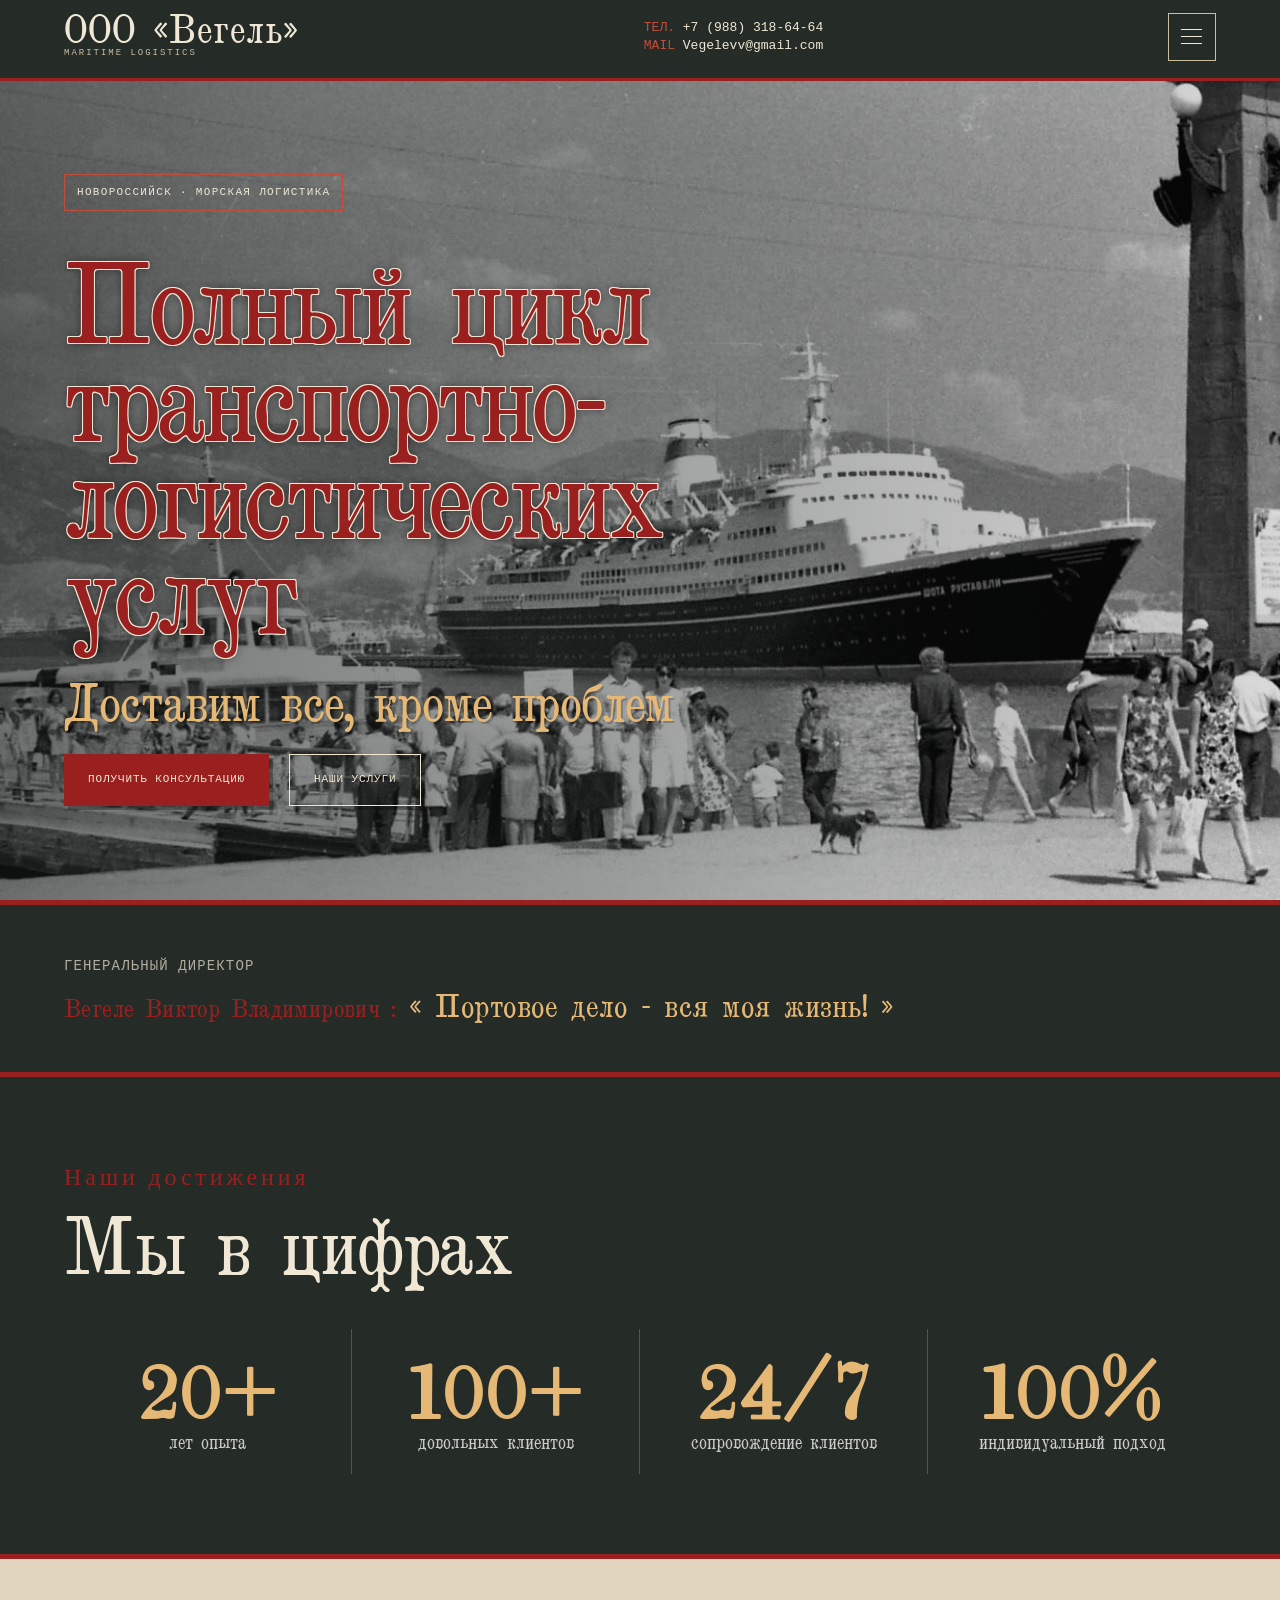
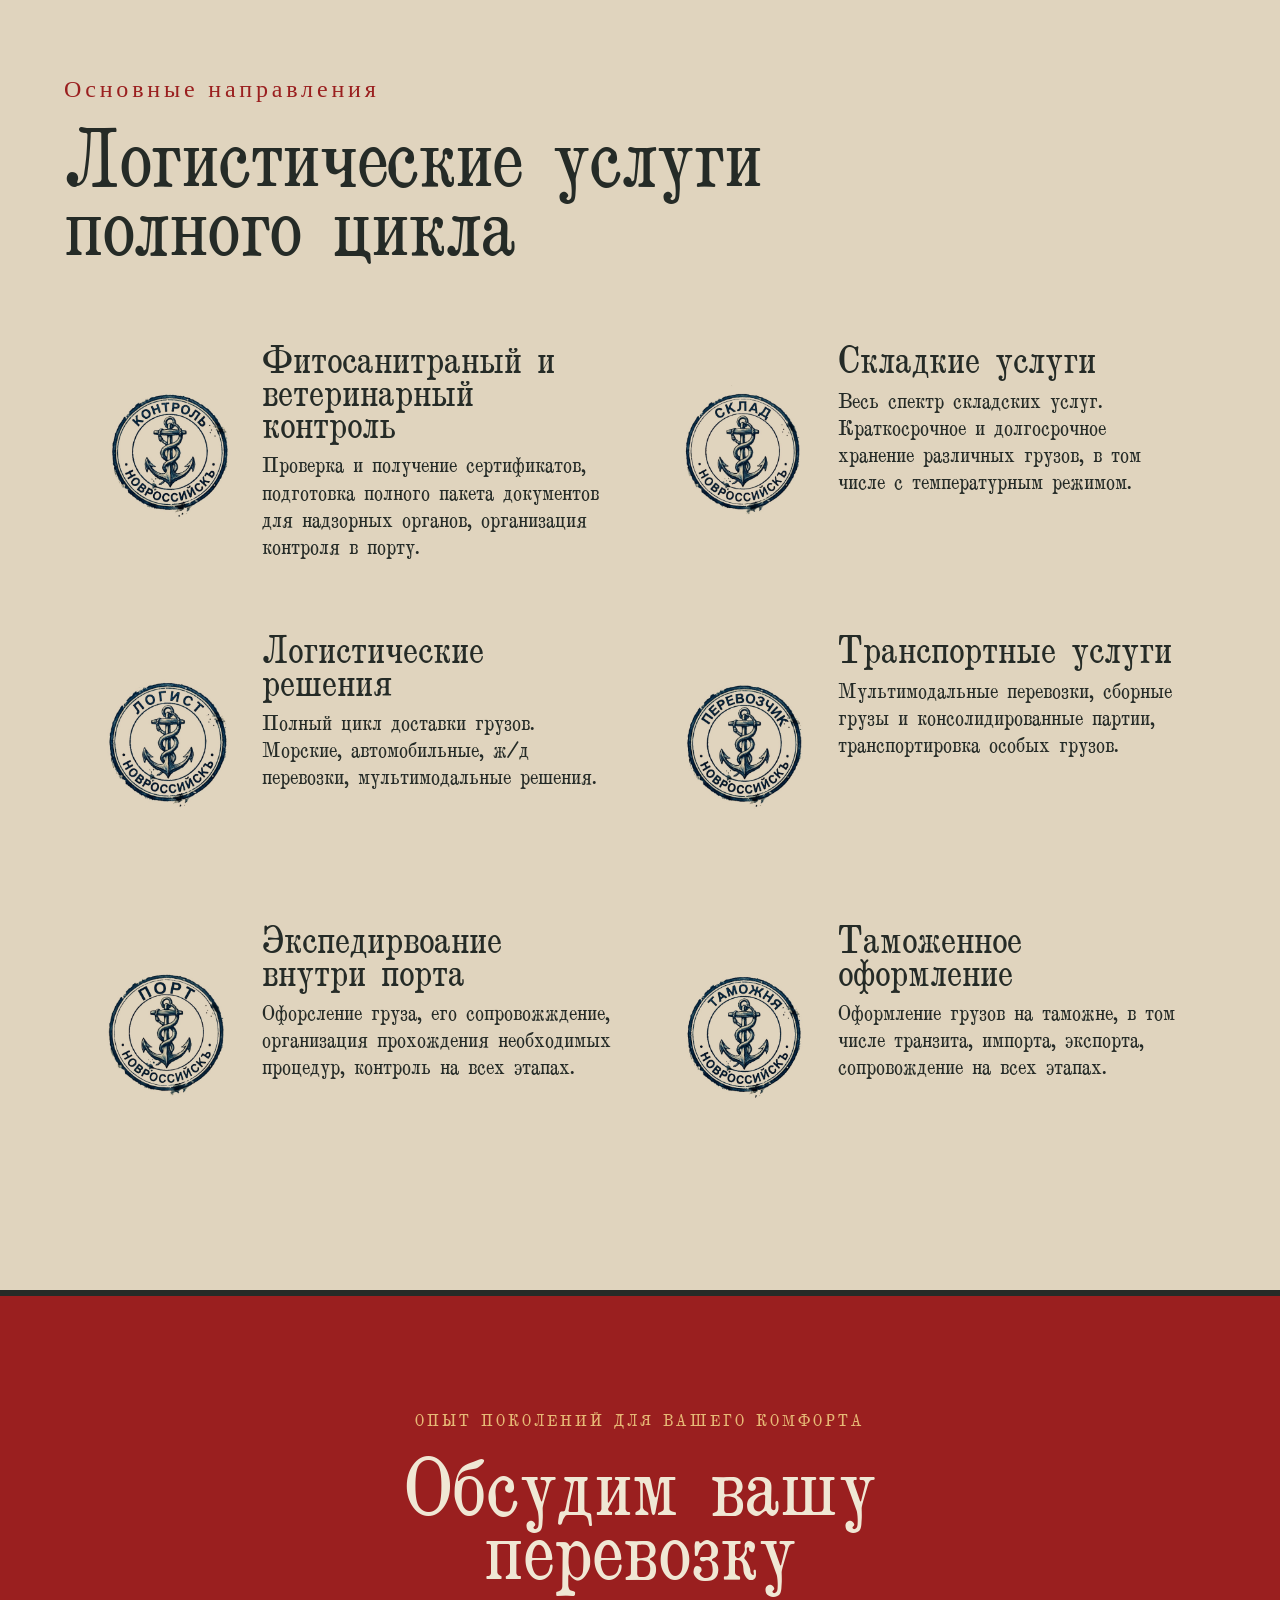
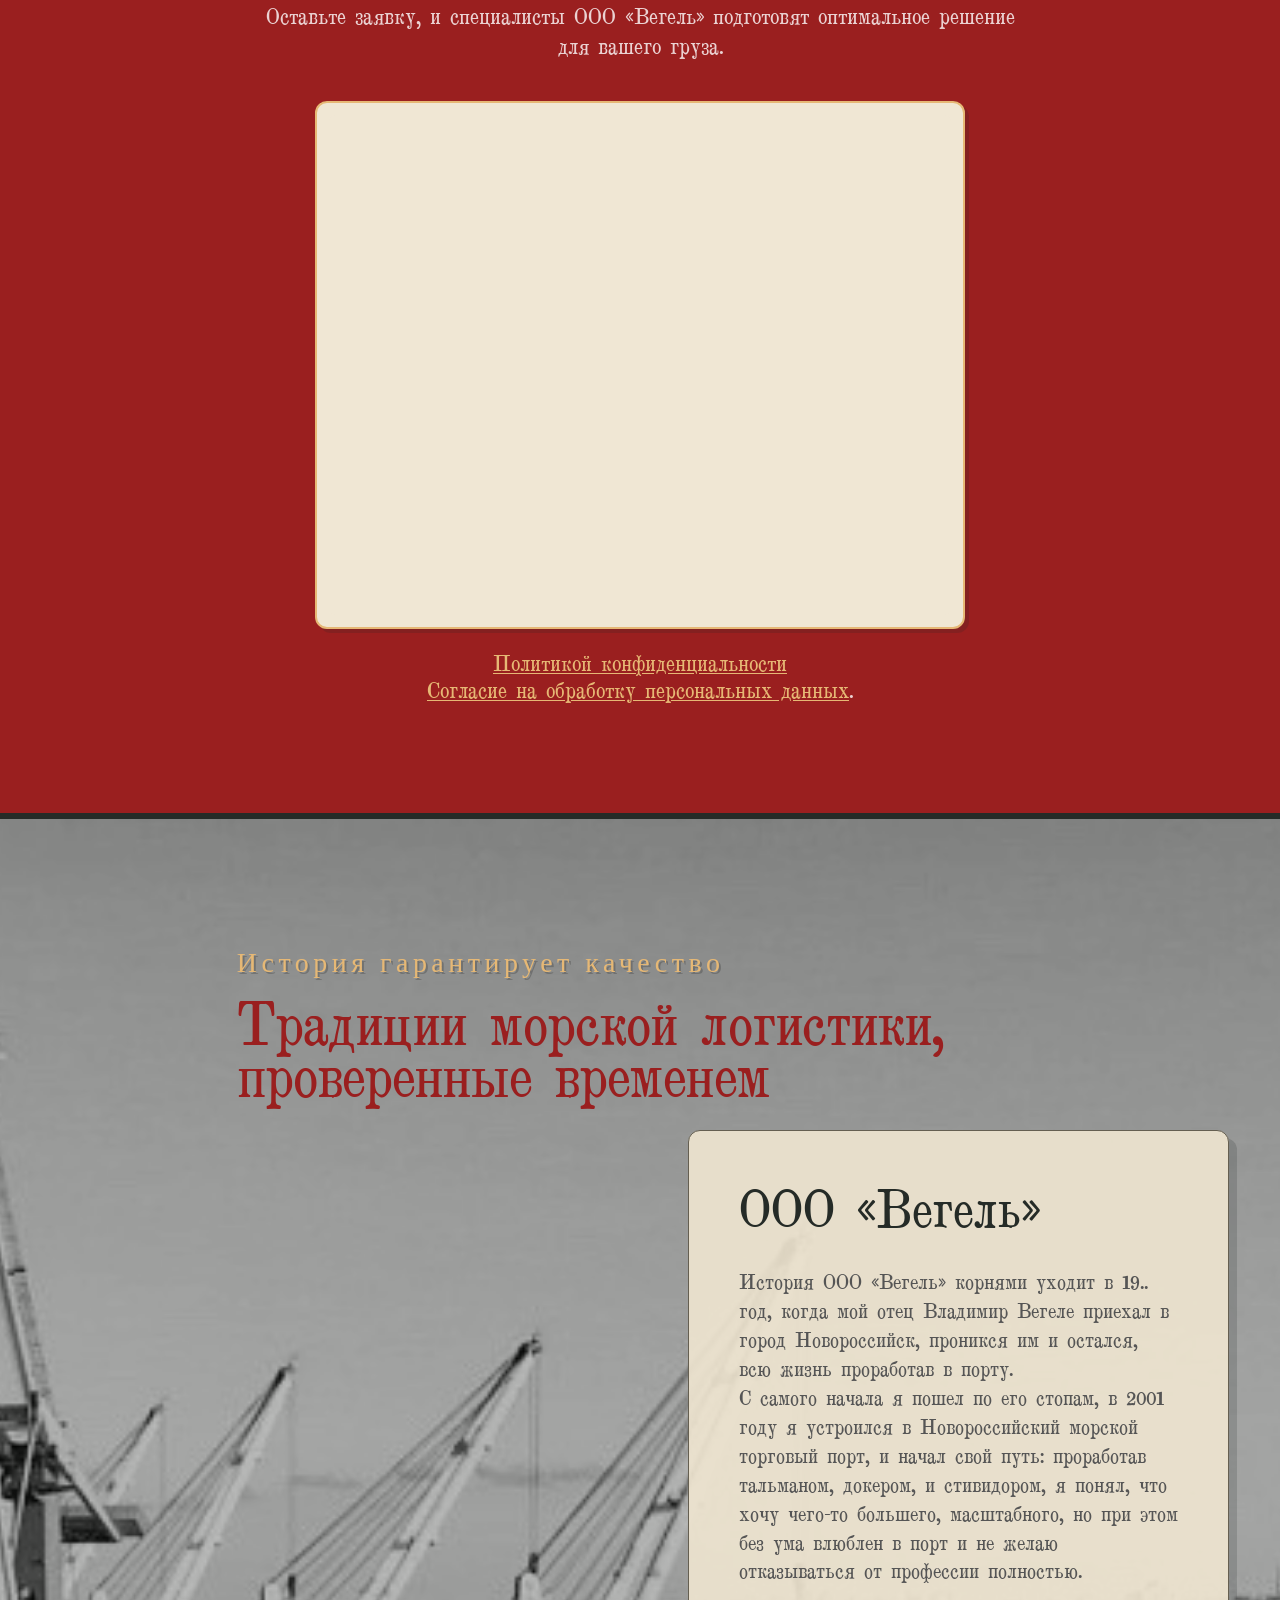
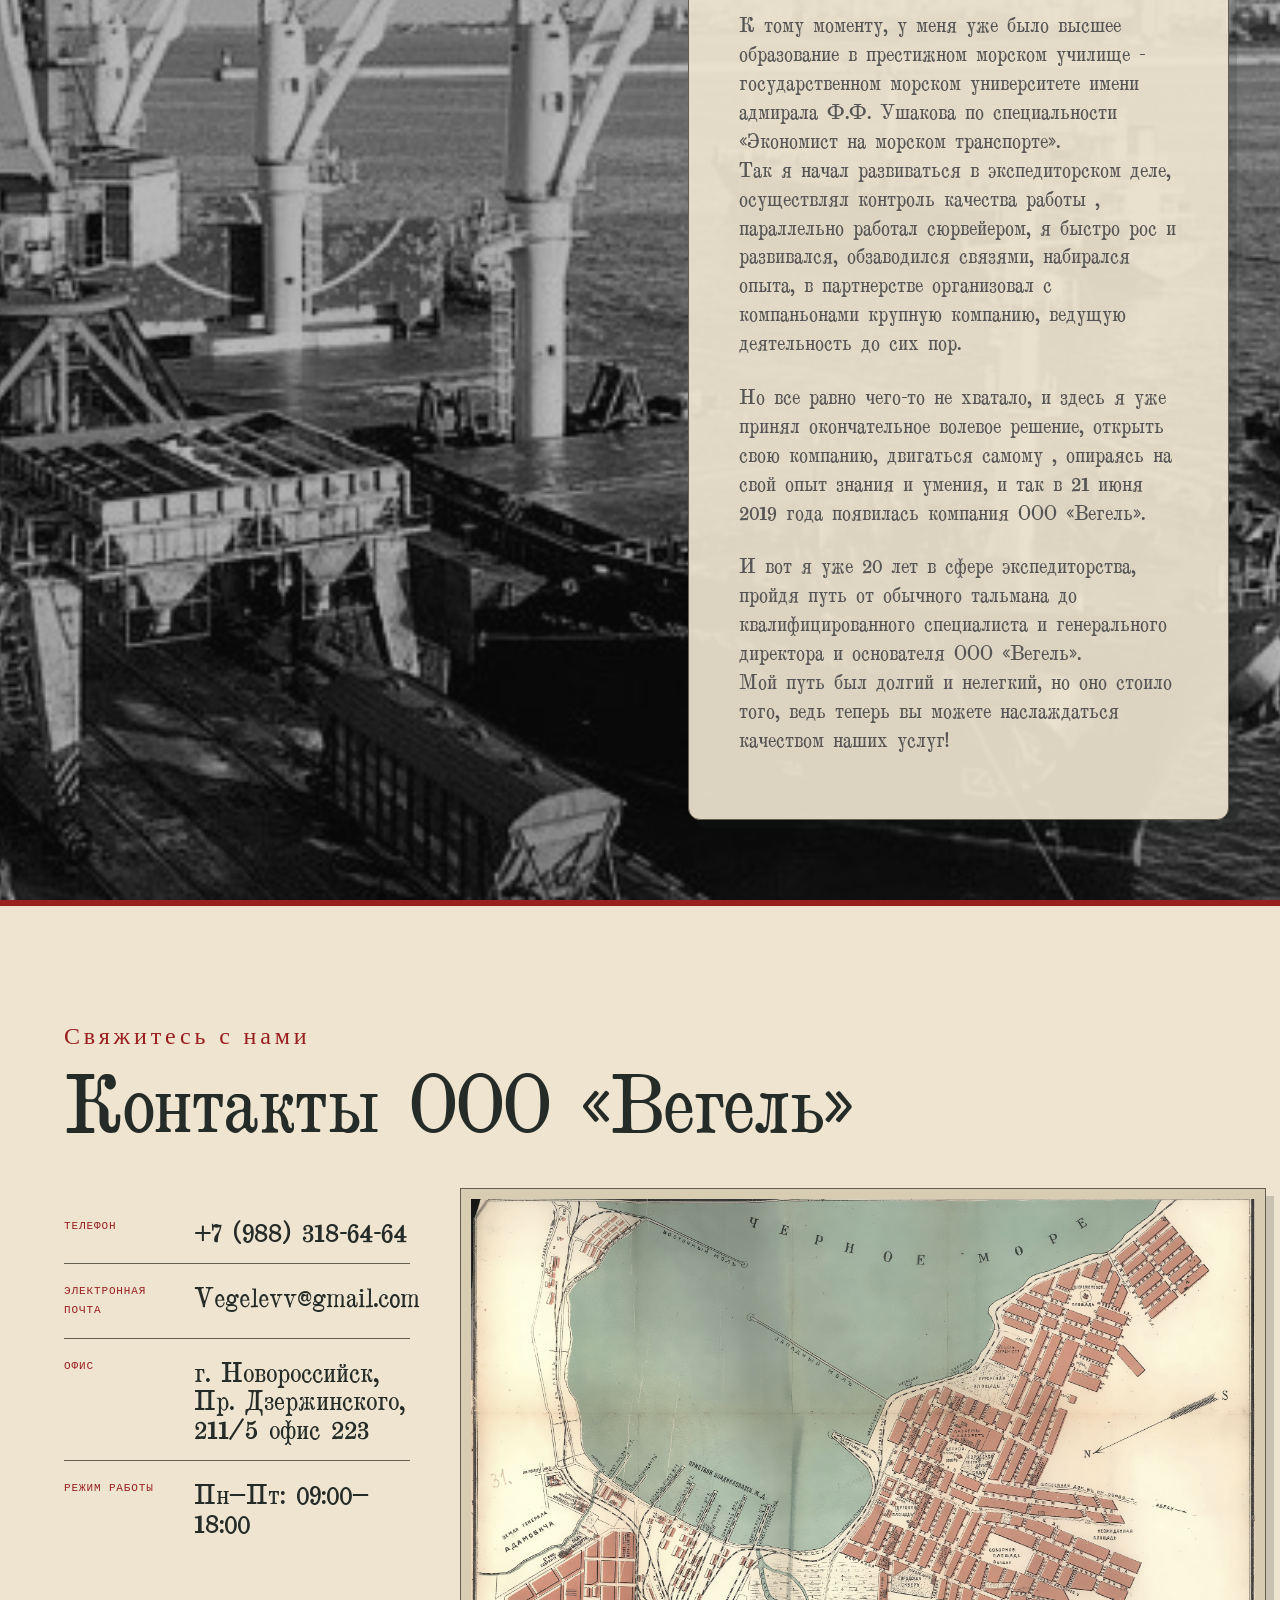
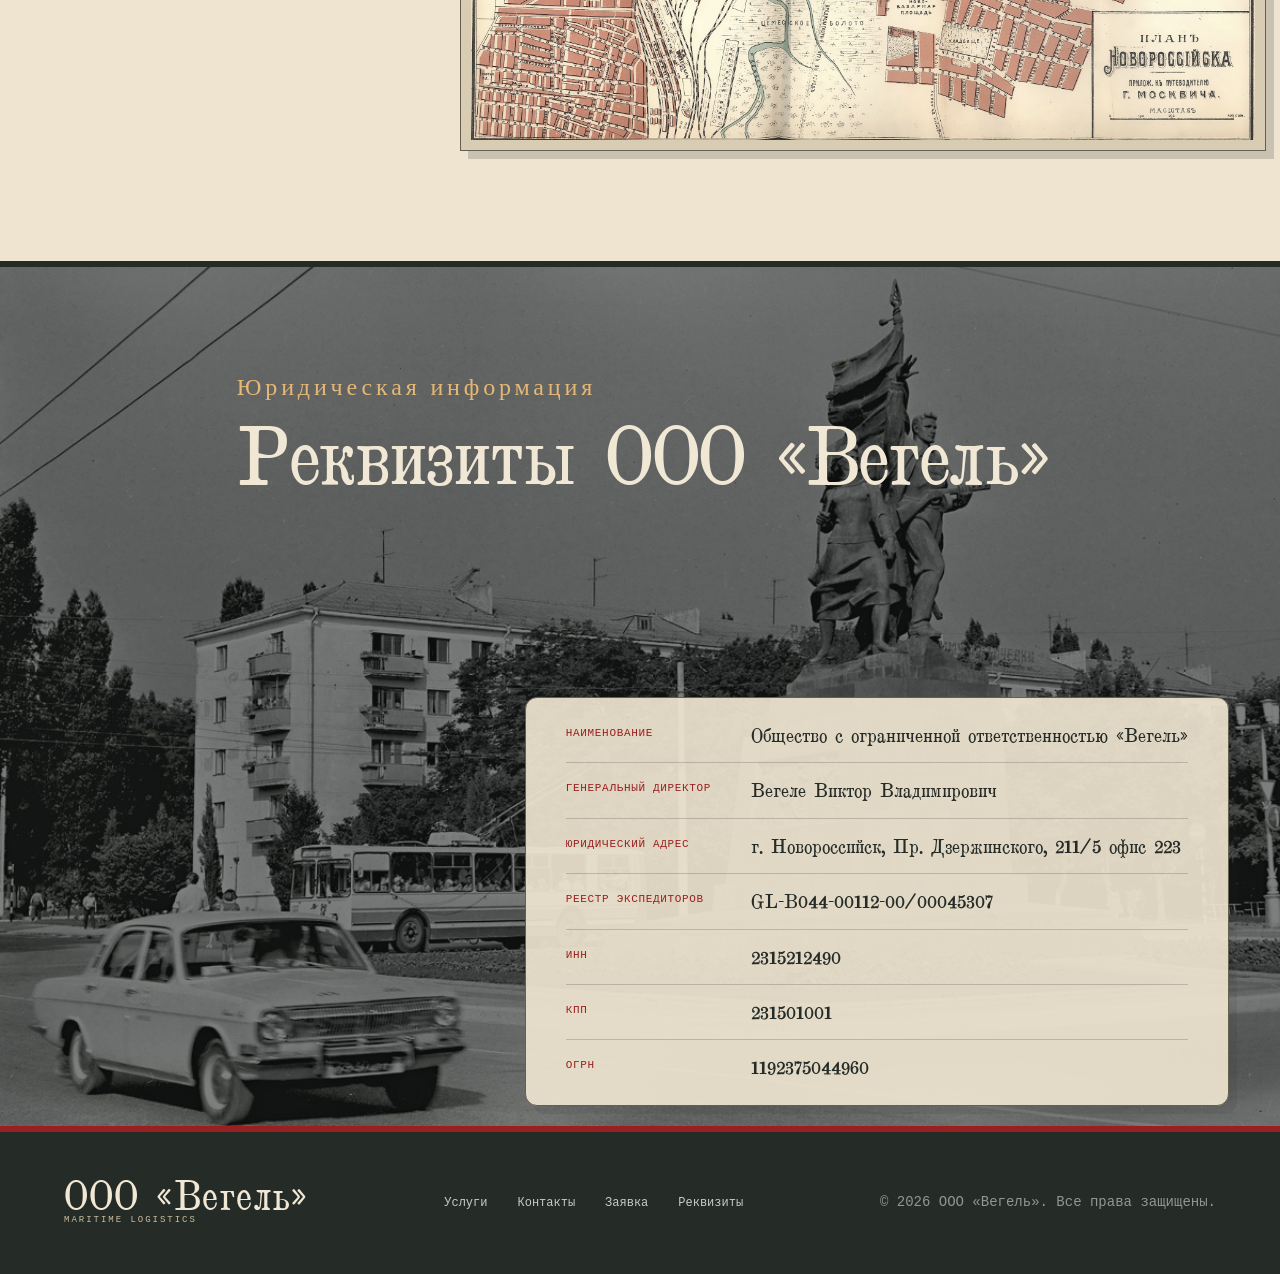
<file: index.html>
﻿<!DOCTYPE html>
<html lang="ru">
<head>
    <meta charset="UTF-8">
    <meta name="viewport" content="width=device-width, initial-scale=1.0">
    <title>ООО "Вегель" — Морская логистика</title>
    <meta name="description" content="Полный цикл логистических услуг. Морские, контейнерные и мультимодальные перевозки через порт Новороссийска.">
    <!-- Google Fonts -->
    <link rel="preconnect" href="https://fonts.googleapis.com">
    <link rel="preconnect" href="https://fonts.gstatic.com" crossorigin>
    <link href="https://fonts.googleapis.com/css2?family=Forum&family=PT+Mono&display=swap" rel="stylesheet">
    <link rel="stylesheet" href="css/style.css">
</head>
<body class="home-page">

<!-- ===================== -->
<!-- HEADER -->
<!-- ===================== -->
<header class="header">
    <div class="container">
        <a href="/" class="logo">
            <span class="logo-title">ООО «Вегель»</span>
            <span class="logo-subtitle">Maritime Logistics</span>
        </a>
        <div class="header-contacts">
            <a href="tel:+79883186464">+7 (988) 318-64-64</a>
            <a href="mailto:Vegelevv@gmail.com">Vegelevv@gmail.com</a>
        </div>
        <div class="menu-wrapper">
            <button class="menu-toggle" type="button" aria-label="Открыть меню" aria-expanded="false" aria-controls="site-menu">
                <span class="menu-icon" aria-hidden="true"></span>
            </button>
            <nav class="nav" id="site-menu" aria-label="Основная навигация">
                <a href="#">Главная</a>
                <a href="#services">Услуги</a>
                <a href="#contacts">Контакты</a>
                <a href="#cta">Оставить заявку</a>
                <a href="#about">О компании</a>
                <a href="#requisites">Реквизиты</a>
                <a class="nav-call" href="tel:+79883186464">Позвонить: +7 (988) 318-64-64</a>
            </nav>
        </div>
    </div>
</header>
<!-- ===================== END HEADER ===================== -->

<!-- ===================== -->
<!-- HERO -->
<!-- ===================== -->
<section class="hero">
    <div class="hero-overlay"></div>
    <div class="container hero-content">
        <span class="hero-label">Новороссийск · Морская логистика</span>
        <h1>Полный цикл транспортно-логистических услуг</h1>
        <p class="hero-slogan">Доставим все, кроме проблем</p>  
        <div class="hero-buttons">
            <a href="#cta" class="btn btn-primary">Получить консультацию</a>
            <a href="#services" class="btn btn-secondary">Наши услуги</a>
        </div>
    </div>
</section>
<!-- ===================== END HERO ===================== -->

<!-- ===================== -->
<!-- QUOTE STRIP (ЦИТАТА ГЕНЕРАЛЬНОГО ДИРЕКТОРА) -->
<!-- ===================== -->
<section class="quote-strip">
    <div class="container">
        <div class="quote-content">
            <div class="quote-title">Генеральный директор</div>
            <div class="quote-body">
                <span class="quote-author">Вегеле Виктор Владимирович :</span>
                <span class="quote-text">« Портовое дело - вся моя жизнь! »</span>
            </div>
        </div>
    </div>
</section>
<!-- ===================== END QUOTE STRIP ===================== -->

<!-- ===================== -->
<!-- NUMBERS (МЫ В ЦИФРАХ) -->
<!-- ===================== -->
<section class="numbers">
    <div class="container">
        <div class="section-title">
            <span>Наши достижения</span>
            <h2>Мы в цифрах</h2>
        </div>
        <div class="numbers-grid">
            <div class="number-card">
                <h2>20+</h2>
                <p>лет опыта</p>
            </div>
            <div class="number-card">
                <h2>100+</h2>
                <p>довольных клиентов</p>
            </div>
            <div class="number-card">
                <h2>24/7</h2>
                <p>сопровождение клиентов</p>
            </div>
            <div class="number-card">
                <h2>100%</h2>
                <p>индивидуальный подход</p>
            </div>
        </div>
    </div>
</section>
<!-- ===================== END NUMBERS ===================== -->

<!-- ===================== -->
<!-- SERVICES -->
<!-- ===================== -->
<section class="services" id="services">
    <div class="container">
        <div class="section-title">
            <span>Основные направления</span>
            <h2>Логистические услуги полного цикла</h2>
        </div>
        <div class="services-grid">
            <article class="service-card" id="transport-services">
                <div class="service-photo">
                    <img src="images/servis_control.jpg" alt="Контроль">
                </div>
                <div class="service-content">
                    <h3>Фитосанитраный и ветеринарный контроль</h3>
                    <p>Проверка и получение сертификатов, подготовка полного пакета документов для надзорных органов, организация контроля в порту.</p>
                </div>
            </article>
            <article class="service-card">
                <div class="service-photo">
                    <img src="images/servis_sklad.jpg" alt="Груз">
                </div>
                <div class="service-content">
                    <h3>Складкие услуги</h3>
                    <p>Весь спектр складских услуг. Краткосрочное и долгосрочное хранение различных грузов, в том числе с температурным режимом.</p>
                </div>
            </article>
            <article class="service-card">
                <div class="service-photo">
                    <img src="images/servis_logist.jpg" alt="Логист">
                </div>
                <div class="service-content">
                    <h3>Логистические решения</h3>
                    <p>Полный цикл доставки грузов. Морские, автомобильные, ж/д перевозки, мультимодальные решения.</p>
                </div>
            </article>
            <article class="service-card">
                <div class="service-photo">
                    <img src="images/servis_perevozchik.jpg" alt="Перевозки">
                </div>
                <div class="service-content">
                    <h3>Транспортные услуги</h3>
                    <p>Мультимодальные перевозки, сборные грузы и консолидированные партии, транспортировка особых грузов.</p>
                </div>
            </article>
            <article class="service-card" id="customs-clearance">
                <div class="service-photo">
                    <img src="images/servis_port.jpg" alt="Решения">
                </div>
                <div class="service-content">
                    <h3>Экспедирвоание внутри порта</h3>
                    <p>Офорсление груза, его сопровожждение, организация прохождения необходимых процедур, контроль на всех этапах.</p>
                </div>
            </article>
            <article class="service-card">
                <div class="service-photo">
                    <img src="images/servis_tamojna.jpg" alt="Таможня">
                </div>
                <div class="service-content">
                    <h3>Таможенное оформление</h3>
                    <p>Оформление грузов на таможне, в том числе транзита, импорта, экспорта, сопровождение на всех этапах.</p>
                </div>
            </article>
        </div>
    </div>
</section>

<!-- ===================== -->
<!-- CTA -->
<!-- ===================== -->
<section class="cta" id="cta">
    <div class="cta-overlay"></div>
    <div class="container">
        <div class="cta-content">
            <span>Опыт поколений для вашего комфорта</span>
            <h2>Обсудим вашу перевозку</h2>
            <p>Оставьте заявку, и специалисты ООО «Вегель» подготовят оптимальное решение для вашего груза.</p>
            
            <!-- ВСТАВКА ФОРМЫ -->
            <div class="cta-form-wrapper">
                <div class="cta-form-container">
                    <script src="https://forms.yandex.ru/_static/embed.js"></script>
                    <iframe 
                        src="https://forms.yandex.ru/u/6a81ccee90fa7baad6b8c528?iframe=1" 
                        frameborder="0" 
                        name="ya-form-6a81ccee90fa7baad6b8c528" 
                        width="100%" 
                        height="500"
                        class="cta-iframe"
                        allow="autofill"
                    ></iframe>
                </div>
                <!-- Блок с согласием и политикой -->
                <div class="cta-form-footer">
                    <p>
                        <a href="./privacy-policy/" target="_blank">Политикой конфиденциальности</a> 
                        <br>
                        <a href="./personal-data/" target="_blank">Согласие на обработку персональных данных</a>.
                    </p>
                </div>
            </div>
            <!-- КОНЕЦ ВСТАВКИ ФОРМЫ -->

        </div>
    </div>
</section>
<!-- ===================== END CTA ===================== -->

<!-- ===================== -->
<!-- ABOUT / ИСТОРИЯ КОМПАНИИ -->
<!-- ===================== -->
<section class="about" id="about">
    <div class="container">
        <div class="section-title">
            <span>История гарантирует качество</span>
            <h2>Традиции морской логистики, проверенные временем</h2>
        </div>
        <div class="about-wrapper">
            <!-- Левая колонка – пустая (для отступа) -->
            <div class="about-image"></div>
            <!-- Правая колонка – текст в полупрозрачном блоке -->
            <div class="about-text">
                <h3>ООО «Вегель»</h3>
                <p>История ООО «Вегель» корнями уходит в 19.. год, когда мой отец Владимир Вегеле приехал в город Новороссийск, проникся им и остался, всю жизнь проработав в порту. <br>
                С самого начала я пошел по его стопам, в 2001 году я устроился в Новороссийский морской торговый порт, и начал свой путь: проработав тальманом, докером, и стивидором, я понял, что хочу чего-то большего, масштабного, но при этом без ума  влюблен в порт и не желаю отказываться от профессии полностью.</p>
                <p>К тому моменту, у меня уже было высшее образование в престижном морском училище - государственном морском университете имени адмирала Ф.Ф. Ушакова по специальности «Экономист на морском транспорте».<br>
                Так я начал развиваться в экспедиторском деле, осуществлял контроль качества работы , параллельно работал сюрвейером, я  быстро рос и развивался, обзаводился связями, набирался опыта, в партнерстве организовал с компаньонами  крупную компанию, ведущую деятельность до сих пор.</p>
                <p>Но все равно чего-то не хватало, и здесь я уже принял окончательное  волевое решение, открыть свою компанию, двигаться самому , опираясь на свой опыт знания и умения, и так в 21 июня 2019 года появилась компания ООО «Вегель».</p>
                <p>И вот я уже 20 лет в сфере экспедиторства, пройдя путь  от обычного тальмана до квалифицированного специалиста и генерального директора и основателя ООО «Вегель».<br>
                Мой путь был долгий и нелегкий, но оно стоило того, ведь теперь вы можете наслаждаться качеством наших услуг!</p>   
            </div>
        </div>
    </div>
</section>
<!-- ===================== END ABOUT ===================== -->


<!-- ===================== -->
<!-- CONTACT DETAILS (контакты) -->
<!-- ===================== -->
<section class="company-details" id="contacts">
    <div class="container">
        <div class="section-title">
            <span>Свяжитесь с нами</span>
            <h2>Контакты ООО «Вегель»</h2>
        </div>
        <div class="details-wrapper">
            <!-- Левая колонка – контакты -->
            <div class="details-info">
                <dl class="details-list contacts-list">
                    <div>
                        <dt>Телефон</dt>
                        <dd><a href="tel:+79883186464">+7 (988) 318-64-64</a></dd>
                    </div>
                    <div>
                        <dt>Электронная почта</dt>
                        <dd><a href="mailto:Vegelevv@gmail.com">Vegelevv@gmail.com</a></dd>
                    </div>
                    <div>
                        <dt>Офис</dt>
                        <dd>г. Новороссийск, Пр. Дзержинского, 211/5 офис 223</dd>
                    </div>
                    <div>
                        <dt>Режим работы</dt>
                        <dd>Пн–Пт: 09:00–18:00</dd>
                    </div>
                </dl>
            </div>
            <!-- Правая колонка – карта -->
            <div class="details-map" aria-label="Карта Новороссийска">
                <img src="images/map-novorossiysk.jpg" alt="Карта Новороссийска" class="details-map-img">
            </div>
        </div>
    </div>
</section>

<!-- ===================== -->
<!-- РЕКВИЗИТЫ -->
<!-- ===================== -->
<section class="requisites" id="requisites">
    <div class="container">
        <div class="section-title">
            <span>Юридическая информация</span>
            <h2>Реквизиты ООО «Вегель»</h2>
        </div>
        <div class="requisites-wrapper">
            <div class="requisites-col">
                <dl class="requisites-list">
                    <div>
                        <dt>Наименование</dt>
                        <dd>Общество с ограниченной ответственностью «Вегель»</dd>
                    </div>
                    <div>
                        <dt>Генеральный директор</dt>
                        <dd>Вегеле Виктор Владимирович</dd>
                    </div>
                    <div>
                        <dt>Юридический адрес</dt>
                        <dd>г. Новороссийск, Пр. Дзержинского, 211/5 офис 223</dd>
                    </div>
                    <div>
                        <dt>Реестр экспедиторов</dt>
                        <dd>GL-B044-00112-00/00045307</dd>
                    </div>
                    <div>
                        <dt>ИНН</dt>
                        <dd>2315212490</dd>
                    </div>
                    <div>
                        <dt>КПП</dt>
                        <dd>231501001</dd>
                    </div>
                    <div>
                        <dt>ОГРН</dt>
                        <dd>1192375044960</dd>
                    </div>
                </dl>
            </div>
        </div>
    </div>
</section>
<!-- ===================== END РЕКВИЗИТЫ ===================== -->

<!-- ===================== -->
<!-- FOOTER -->
<!-- ===================== -->
<footer class="footer">
    <div class="container">
        <div class="footer-wrapper">
            <div class="footer-logo">
                <span class="logo-title">ООО «Вегель»</span>
                <span class="logo-subtitle">Maritime Logistics</span>
            </div>
            <div class="footer-menu">
                <a href="#services">Услуги</a>
                <a href="#contacts">Контакты</a>
                <a href="#cta">Заявка</a>
                <a href="#requisites">Реквизиты</a>
            </div>
            <div class="footer-copy">© 2026 ООО «Вегель». Все права защищены.</div>
        </div>
    </div>
</footer>
<!-- ===================== END FOOTER ===================== -->

<script src="js/main.js"></script>
</body>
</html>
</file>
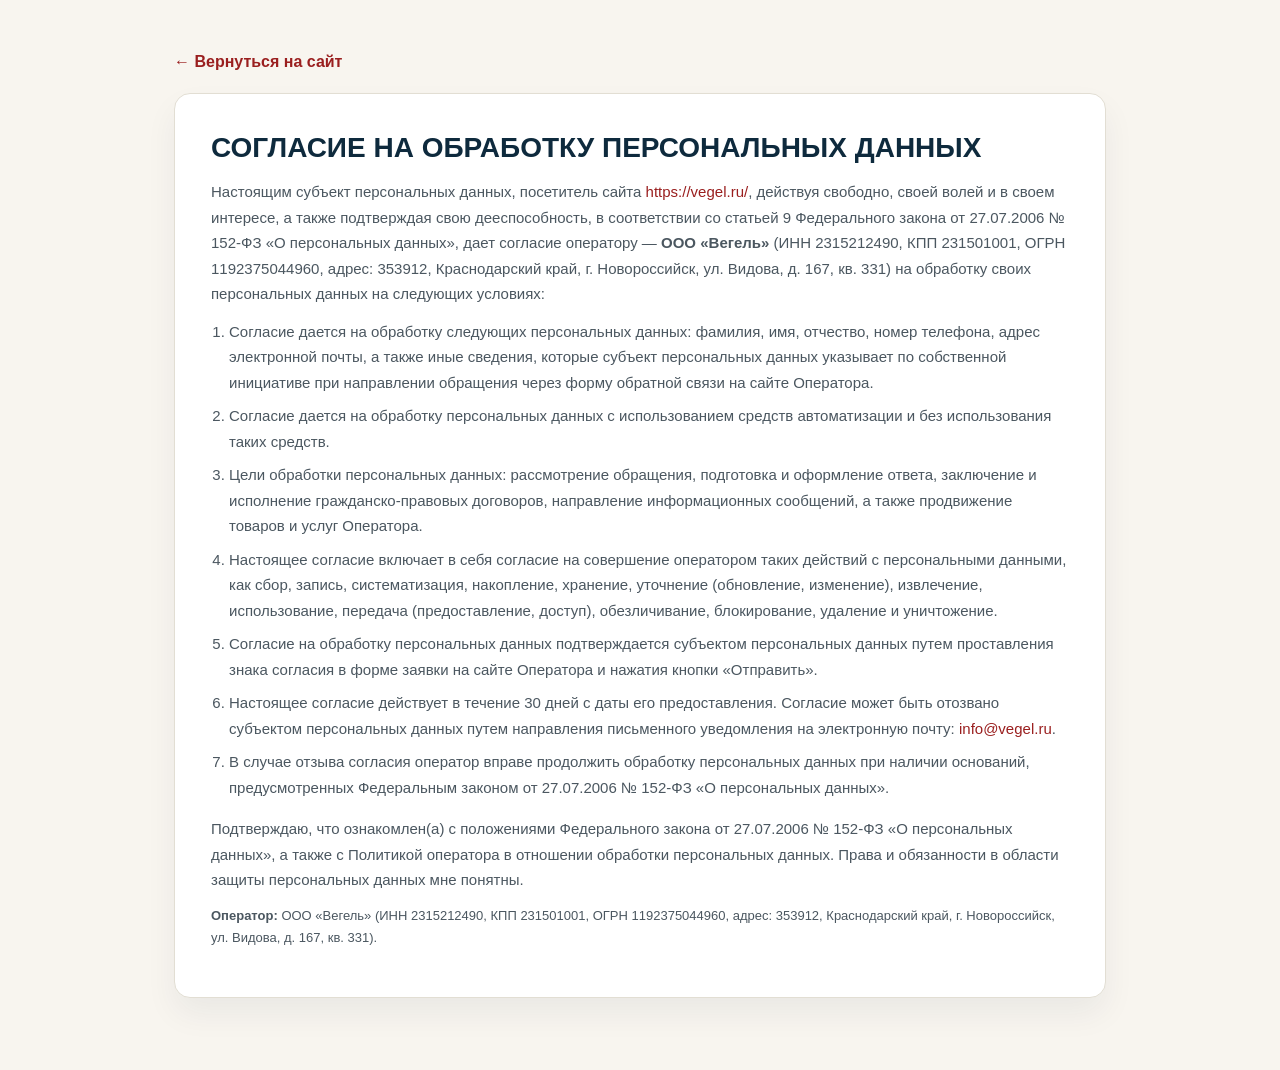
<file: personal-data/index.html>
<!DOCTYPE html>
<html lang="ru">
<head>
  <meta charset="UTF-8">
  <meta name="viewport" content="width=device-width, initial-scale=1.0">
  <title>Согласие на обработку персональных данных — ООО «Вегель»</title>
  <meta name="robots" content="noindex">
  <style>
    :root {
      color-scheme: light;
      --navy: #0E2A3D;
      --rust: #9a1f1f;
      --line: #E2DED3;
      --text: #1A2226;
      --muted: #4B5760;
      --bg: #F8F5EF;
      --white: #FFFFFF;
    }
    * { box-sizing: border-box; }
    body {
      margin: 0;
      font-family: Arial, Helvetica, sans-serif;
      background: var(--bg);
      color: var(--text);
      line-height: 1.7;
    }
    .page {
      max-width: 980px;
      margin: 0 auto;
      padding: 48px 24px 72px;
    }
    .card {
      background: var(--white);
      border: 1px solid var(--line);
      border-radius: 16px;
      padding: 36px;
      box-shadow: 0 16px 32px rgba(14,42,61,0.06);
    }
    h1 {
      margin: 0 0 14px;
      color: var(--navy);
      font-size: 28px;
      line-height: 1.25;
    }
    p, li {
      color: var(--muted);
      font-size: 15px;
      margin: 0 0 12px;
    }
    .back-link {
      display: inline-block;
      margin-bottom: 18px;
      color: var(--rust);
      font-weight: 700;
      text-decoration: none;
    }
    .back-link:hover { text-decoration: underline; }
    .list {
      padding-left: 18px;
      margin: 8px 0 16px;
    }
    .list li {
      margin-bottom: 8px;
    }
    a {
      color: var(--rust);
      text-decoration: none;
    }
    a:hover {
      text-decoration: underline;
    }
    .small-note {
      font-size: 13px;
      color: var(--muted);
      margin-top: 8px;
    }
  </style>
</head>
<body>
  <div class="page">
    <a class="back-link" href="/">← Вернуться на сайт</a>
    <div class="card">
      <h1>СОГЛАСИЕ НА ОБРАБОТКУ ПЕРСОНАЛЬНЫХ ДАННЫХ</h1>

      <p>
        Настоящим субъект персональных данных, посетитель сайта <a href="https://vegel.ru/">https://vegel.ru/</a>, действуя свободно, своей волей и в своем интересе, а также подтверждая свою дееспособность, в соответствии со статьей 9 Федерального закона от 27.07.2006 № 152-ФЗ «О персональных данных», дает согласие оператору — <strong>ООО «Вегель»</strong> (ИНН 2315212490, КПП 231501001, ОГРН 1192375044960, адрес: 353912, Краснодарский край, г. Новороссийск, ул. Видова, д. 167, кв. 331) на обработку своих персональных данных на следующих условиях:
      </p>

      <ol class="list">
        <li>
          Согласие дается на обработку следующих персональных данных: фамилия, имя, отчество, номер телефона, адрес электронной почты, а также иные сведения, которые субъект персональных данных указывает по собственной инициативе при направлении обращения через форму обратной связи на сайте Оператора.
        </li>
        <li>
          Согласие дается на обработку персональных данных с использованием средств автоматизации и без использования таких средств.
        </li>
        <li>
          Цели обработки персональных данных: рассмотрение обращения, подготовка и оформление ответа, заключение и исполнение гражданско-правовых договоров, направление информационных сообщений, а также продвижение товаров и услуг Оператора.
        </li>
        <li>
          Настоящее согласие включает в себя согласие на совершение оператором таких действий с персональными данными, как сбор, запись, систематизация, накопление, хранение, уточнение (обновление, изменение), извлечение, использование, передача (предоставление, доступ), обезличивание, блокирование, удаление и уничтожение.
        </li>
        <li>
          Согласие на обработку персональных данных подтверждается субъектом персональных данных путем проставления знака согласия в форме заявки на сайте Оператора и нажатия кнопки «Отправить».
        </li>
        <li>
          Настоящее согласие действует в течение 30 дней с даты его предоставления. Согласие может быть отозвано субъектом персональных данных путем направления письменного уведомления на электронную почту: <a href="mailto:info@vegel.ru">info@vegel.ru</a>.
        </li>
        <li>
          В случае отзыва согласия оператор вправе продолжить обработку персональных данных при наличии оснований, предусмотренных Федеральным законом от 27.07.2006 № 152-ФЗ «О персональных данных».
        </li>
      </ol>

      <p>
        Подтверждаю, что ознакомлен(а) с положениями Федерального закона от 27.07.2006 № 152-ФЗ «О персональных данных», а также с Политикой оператора в отношении обработки персональных данных. Права и обязанности в области защиты персональных данных мне понятны.
      </p>

      <p class="small-note">
        <strong>Оператор:</strong> ООО «Вегель» (ИНН 2315212490, КПП 231501001, ОГРН 1192375044960, адрес: 353912, Краснодарский край, г. Новороссийск, ул. Видова, д. 167, кв. 331).
      </p>
    </div>
  </div>
</body>
</html>
</file>
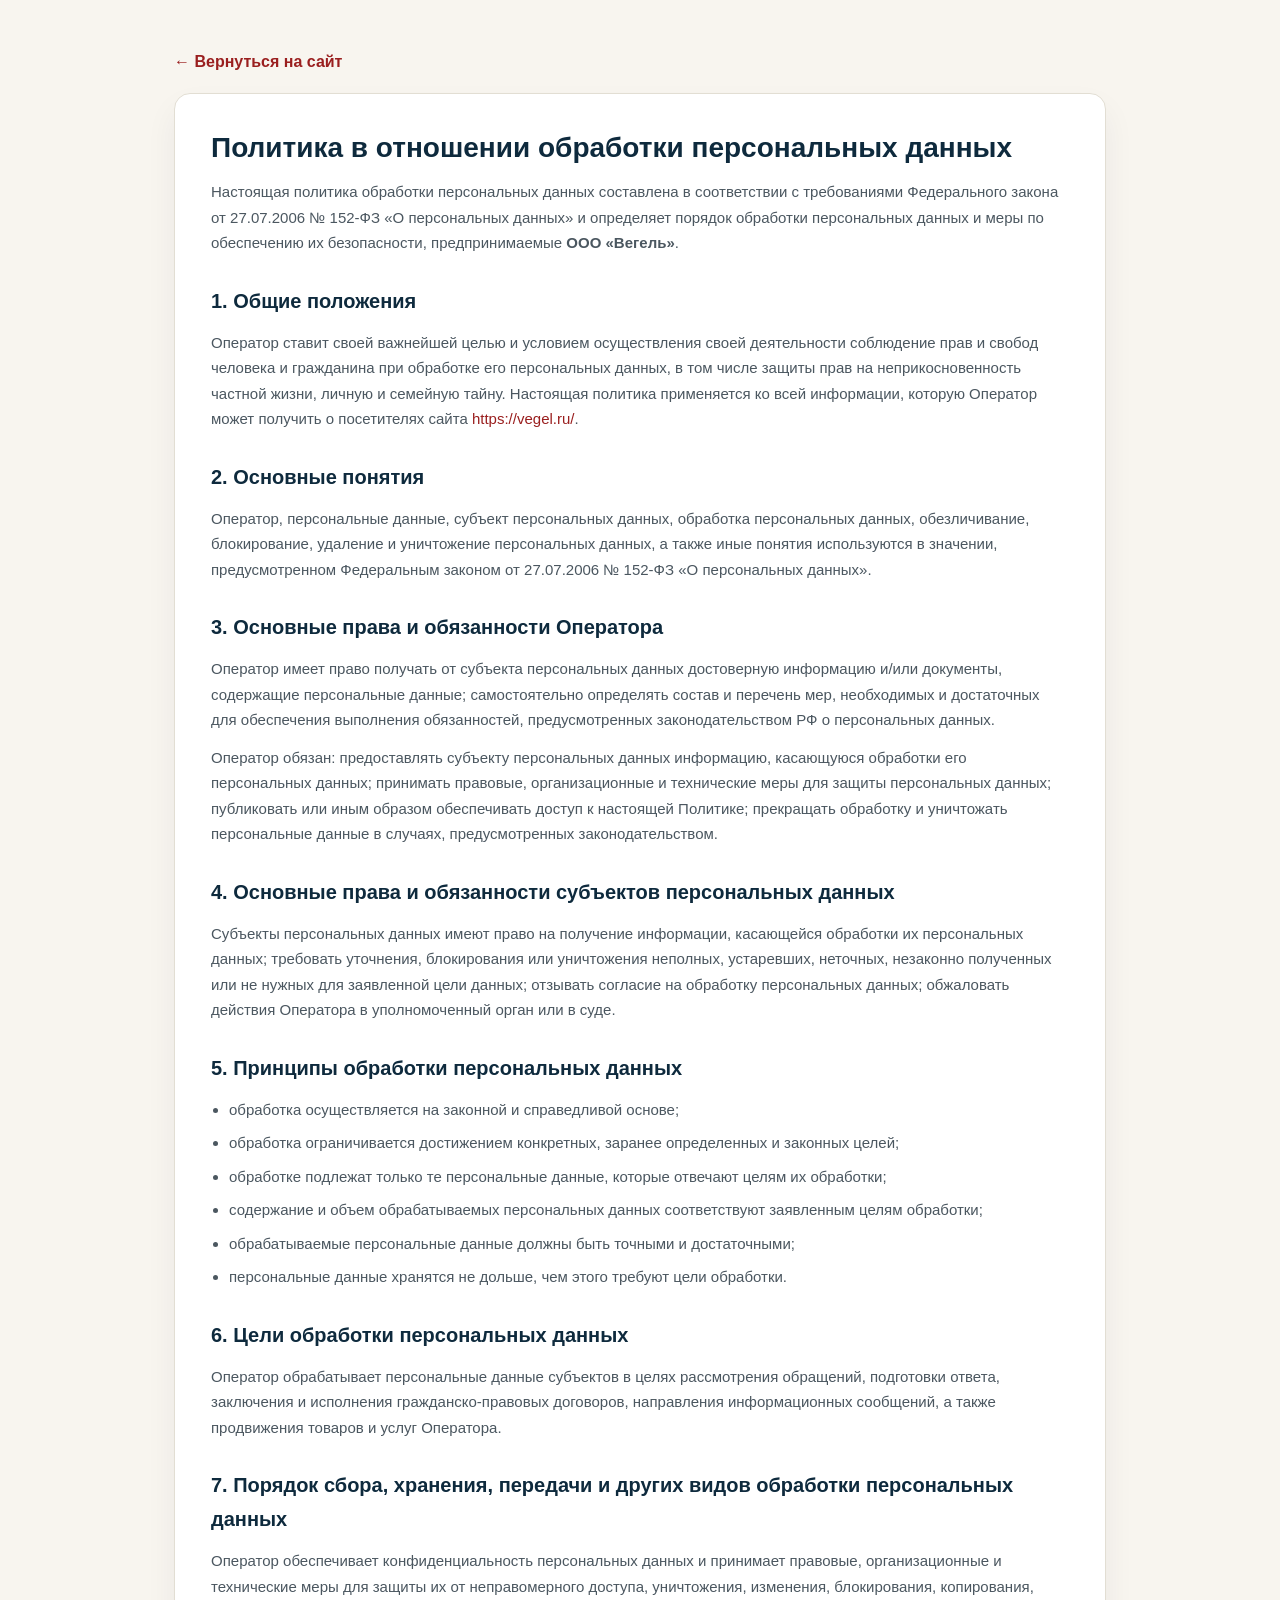
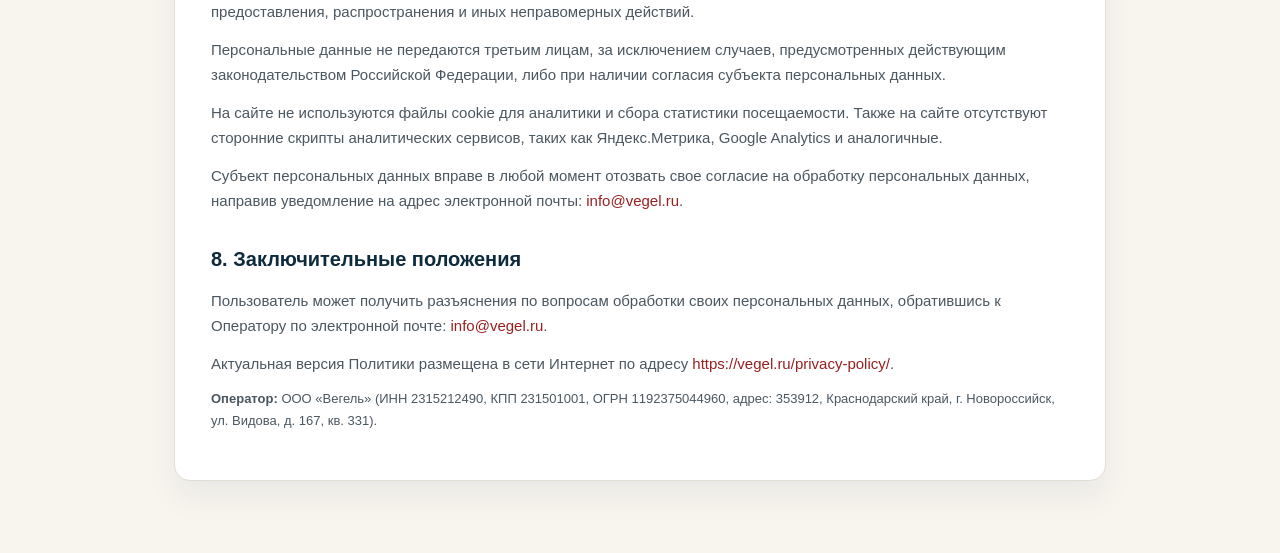
<file: privacy-policy/index.html>
<!DOCTYPE html>
<html lang="ru">
<head>
  <meta charset="UTF-8">
  <meta name="viewport" content="width=device-width, initial-scale=1.0">
  <title>Политика в отношении обработки персональных данных — ООО «Вегель»</title>
  <meta name="robots" content="noindex">
  <style>
    :root {
      color-scheme: light;
      --navy: #0E2A3D;
      --rust: #9a1f1f;
      --line: #E2DED3;
      --text: #1A2226;
      --muted: #4B5760;
      --bg: #F8F5EF;
      --white: #FFFFFF;
    }
    * { box-sizing: border-box; }
    body {
      margin: 0;
      font-family: Arial, Helvetica, sans-serif;
      background: var(--bg);
      color: var(--text);
      line-height: 1.7;
    }
    .page {
      max-width: 980px;
      margin: 0 auto;
      padding: 48px 24px 72px;
    }
    .card {
      background: var(--white);
      border: 1px solid var(--line);
      border-radius: 16px;
      padding: 36px;
      box-shadow: 0 16px 32px rgba(14,42,61,0.06);
    }
    h1 {
      margin: 0 0 14px;
      color: var(--navy);
      font-size: 28px;
      line-height: 1.25;
    }
    h2 {
      font-size: 20px;
      color: var(--navy);
      margin-top: 28px;
      margin-bottom: 12px;
    }
    p, li {
      color: var(--muted);
      font-size: 15px;
      margin: 0 0 12px;
    }
    .back-link {
      display: inline-block;
      margin-bottom: 18px;
      color: var(--rust);
      font-weight: 700;
      text-decoration: none;
    }
    .back-link:hover { text-decoration: underline; }
    .list {
      padding-left: 18px;
      margin: 8px 0 16px;
    }
    .list li {
      margin-bottom: 8px;
    }
    a {
      color: var(--rust);
      text-decoration: none;
    }
    a:hover {
      text-decoration: underline;
    }
    .small-note {
      font-size: 13px;
      color: var(--muted);
      margin-top: 8px;
    }
  </style>
</head>
<body>
  <div class="page">
    <a class="back-link" href="/">← Вернуться на сайт</a>
    <div class="card">
      <h1>Политика в отношении обработки персональных данных</h1>

      <p>
        Настоящая политика обработки персональных данных составлена в соответствии с требованиями Федерального закона от 27.07.2006 № 152-ФЗ «О персональных данных» и определяет порядок обработки персональных данных и меры по обеспечению их безопасности, предпринимаемые <strong>ООО «Вегель»</strong>.
      </p>

      <h2>1. Общие положения</h2>
      <p>
        Оператор ставит своей важнейшей целью и условием осуществления своей деятельности соблюдение прав и свобод человека и гражданина при обработке его персональных данных, в том числе защиты прав на неприкосновенность частной жизни, личную и семейную тайну. Настоящая политика применяется ко всей информации, которую Оператор может получить о посетителях сайта <a href="https://vegel.ru/">https://vegel.ru/</a>.
      </p>

      <h2>2. Основные понятия</h2>
      <p>
        Оператор, персональные данные, субъект персональных данных, обработка персональных данных, обезличивание, блокирование, удаление и уничтожение персональных данных, а также иные понятия используются в значении, предусмотренном Федеральным законом от 27.07.2006 № 152-ФЗ «О персональных данных».
      </p>

      <h2>3. Основные права и обязанности Оператора</h2>
      <p>
        Оператор имеет право получать от субъекта персональных данных достоверную информацию и/или документы, содержащие персональные данные; самостоятельно определять состав и перечень мер, необходимых и достаточных для обеспечения выполнения обязанностей, предусмотренных законодательством РФ о персональных данных.
      </p>
      <p>
        Оператор обязан: предоставлять субъекту персональных данных информацию, касающуюся обработки его персональных данных; принимать правовые, организационные и технические меры для защиты персональных данных; публиковать или иным образом обеспечивать доступ к настоящей Политике; прекращать обработку и уничтожать персональные данные в случаях, предусмотренных законодательством.
      </p>

      <h2>4. Основные права и обязанности субъектов персональных данных</h2>
      <p>
        Субъекты персональных данных имеют право на получение информации, касающейся обработки их персональных данных; требовать уточнения, блокирования или уничтожения неполных, устаревших, неточных, незаконно полученных или не нужных для заявленной цели данных; отзывать согласие на обработку персональных данных; обжаловать действия Оператора в уполномоченный орган или в суде.
      </p>

      <h2>5. Принципы обработки персональных данных</h2>
      <ul class="list">
        <li>обработка осуществляется на законной и справедливой основе;</li>
        <li>обработка ограничивается достижением конкретных, заранее определенных и законных целей;</li>
        <li>обработке подлежат только те персональные данные, которые отвечают целям их обработки;</li>
        <li>содержание и объем обрабатываемых персональных данных соответствуют заявленным целям обработки;</li>
        <li>обрабатываемые персональные данные должны быть точными и достаточными;</li>
        <li>персональные данные хранятся не дольше, чем этого требуют цели обработки.</li>
      </ul>

      <h2>6. Цели обработки персональных данных</h2>
      <p>
        Оператор обрабатывает персональные данные субъектов в целях рассмотрения обращений, подготовки ответа, заключения и исполнения гражданско-правовых договоров, направления информационных сообщений, а также продвижения товаров и услуг Оператора.
      </p>

      <h2>7. Порядок сбора, хранения, передачи и других видов обработки персональных данных</h2>
      <p>
        Оператор обеспечивает конфиденциальность персональных данных и принимает правовые, организационные и технические меры для защиты их от неправомерного доступа, уничтожения, изменения, блокирования, копирования, предоставления, распространения и иных неправомерных действий.
      </p>
      <p>
        Персональные данные не передаются третьим лицам, за исключением случаев, предусмотренных действующим законодательством Российской Федерации, либо при наличии согласия субъекта персональных данных.
      </p>
      <p>
        На сайте не используются файлы cookie для аналитики и сбора статистики посещаемости. Также на сайте отсутствуют сторонние скрипты аналитических сервисов, таких как Яндекс.Метрика, Google Analytics и аналогичные.
      </p>
      <p>
        Субъект персональных данных вправе в любой момент отозвать свое согласие на обработку персональных данных, направив уведомление на адрес электронной почты: <a href="mailto:info@vegel.ru">info@vegel.ru</a>.
      </p>

      <h2>8. Заключительные положения</h2>
      <p>
        Пользователь может получить разъяснения по вопросам обработки своих персональных данных, обратившись к Оператору по электронной почте: <a href="mailto:info@vegel.ru">info@vegel.ru</a>.
      </p>
      <p>
        Актуальная версия Политики размещена в сети Интернет по адресу <a href="https://vegel.ru/privacy-policy/">https://vegel.ru/privacy-policy/</a>.
      </p>

      <p class="small-note">
        <strong>Оператор:</strong> ООО «Вегель» (ИНН 2315212490, КПП 231501001, ОГРН 1192375044960, адрес: 353912, Краснодарский край, г. Новороссийск, ул. Видова, д. 167, кв. 331).
      </p>
    </div>
  </div>
</body>
</html>
</file>
<file: css/style.css>
/* =====================================================
   VEGEL LOGISTICS — ФИНАЛЬНАЯ ВЕРСИЯ
   ===================================================== */

@import url("../assets/fonts/brokgauzefron.css");

/* =====================================================
   1. RESET & BASE
   ===================================================== */
*, *::before, *::after { margin: 0; padding: 0; box-sizing: border-box; }
html { scroll-behavior: smooth; }
body {
    font-family: "BrokgauzEfron", "Courier New", serif;
    font-weight: 400;
    font-synthesis: none;
    font-size: 15px;
    line-height: 1.7;
    color: #22241f;
    background-color: #d8ccb2;
    background-image:
        linear-gradient(90deg, rgba(37,43,39,.045) 1px, transparent 1px),
        linear-gradient(rgba(37,43,39,.035) 1px, transparent 1px),
        radial-gradient(ellipse at 50% 0%, #efe5ce 0%, #d8ccb2 72%);
    background-size: 42px 42px, 42px 42px, auto;
    overflow-x: hidden;
}
img { max-width: 100%; display: block; }
a { text-decoration: none; color: inherit; }
button, input, textarea { font-family: inherit; }

/* =====================================================
   2. VARIABLES
   ===================================================== */
:root {
    --paper: #d8ccb2;
    --paper-light: #eee4d0;
    --blue: #252b27;
    --blue-light: #3f4941;
    --gold: #9a1f1f;
    --gold-light: #c34c3b;
    --text: #22241f;
    --border: #655f51;
    --white: #f0e7d4;
    --shadow: 8px 8px 0 rgba(37,43,39,.22);
    --transition: 0.35s ease;
}

/* =====================================================
   3. GLOBAL (container, заголовки, кнопки)
   ===================================================== */
.container { width: min(1200px, 90%); margin: 0 auto; }

.section-title {
    max-width: 850px;
    margin-bottom: 52px;
    margin-left: 0;   /* явно прижимаем к левому краю */
    margin-right: auto;
}
.section-title span {
    display: block;
    font-family: "Cormorant Garamond", serif;
    color: var(--gold);
    font-size: 24px;
    margin-bottom: 10px;
    letter-spacing: .16em;
}
.section-title h2 {
    font-family: "BrokgauzEfron", Georgia, serif !important;
    font-weight: 400;
    font-size: clamp(44px, 5vw, 68px);
    line-height: 1.08;
    color: #252b27;
    font-variant: small-caps;
    letter-spacing: -.02em;
}

.btn {
    display: inline-flex;
    align-items: center;
    justify-content: center;
    min-height: 52px;
    padding: 15px 24px;
    border-radius: 0;
    font-family: "PT Mono", monospace;
    font-size: 11px;
    font-weight: 400;
    letter-spacing: .08em;
    text-transform: uppercase;
    box-shadow: 4px 4px 0 rgba(0,0,0,.28);
    cursor: pointer;
    transition: var(--transition);
}
.btn-primary { background: #9a1f1f; color: #f0e7d4; }
.btn-primary:hover { background: #c34c3b; }
.btn-secondary { border: 1px solid #f0e7d4; color: #f0e7d4; }
.btn-secondary:hover { background: rgba(255,255,255,0.1); }

/* =====================================================
   4. HEADER
   ===================================================== */
.header {
    position: fixed;
    top: 0;
    left: 0;
    width: 100%;
    z-index: 20;
    min-height: 78px;
    padding: 12px 0;
    background: #252b27;
    box-shadow: 0 3px 0 #9a1f1f;
    backdrop-filter: none;
}
.header .container {
    display: flex;
    align-items: center;
    justify-content: space-between;
}
.logo { display: flex; flex-direction: column; }
.logo-title {
    font-family: "BrokgauzEfron", Georgia, serif !important;
    color: #f0e7d4;
    font-size: 31px;
    font-variant: small-caps;
    letter-spacing: .035em;
    line-height: 1;
    font-weight: 400;
}
.logo-subtitle {
    margin-top: 3px;
    color: #cbbd9f !important;
    font-family: "PT Mono", monospace;
    font-size: 9px;
    letter-spacing: .22em;
    text-transform: uppercase;
}

.header-contacts {
    display: flex;
    flex-direction: column;
    gap: 1px;
    font-family: "PT Mono", monospace;
    line-height: 1.35;
    text-align: center;
}
.header-contacts a {
    color: #f0e7d4;
    font-size: 13px;
    font-weight: 400;
}
.header-contacts a:first-child::before { content: "ТЕЛ. "; color: #c34c3b; }
.header-contacts a:last-child::before { content: "MAIL "; color: #c34c3b; }

.menu-wrapper { position: relative; }
.menu-toggle {
    width: 48px;
    height: 48px;
    color: #f0e7d4;
    border: 1px solid #cbbd9f;
    background: transparent;
    display: inline-flex;
    align-items: center;
    justify-content: center;
    cursor: pointer;
    transition: var(--transition);
}
.menu-toggle:hover,
.header.menu-open .menu-toggle {
    background: #9a1f1f;
    border-color: #9a1f1f;
}
.menu-toggle .menu-icon,
.menu-toggle .menu-icon::before,
.menu-toggle .menu-icon::after {
    display: block;
    width: 21px;
    height: 1px;
    background: currentColor;
    transition: var(--transition);
}
.menu-toggle .menu-icon { position: relative; }
.menu-toggle .menu-icon::before,
.menu-toggle .menu-icon::after {
    position: absolute;
    left: 0;
    content: "";
}
.menu-toggle .menu-icon::before { top: -7px; }
.menu-toggle .menu-icon::after { top: 7px; }
.header.menu-open .menu-toggle .menu-icon { background: transparent; }
.header.menu-open .menu-toggle .menu-icon::before {
    top: 0;
    transform: rotate(45deg);
}
.header.menu-open .menu-toggle .menu-icon::after {
    top: 0;
    transform: rotate(-45deg);
}

.nav {
    display: none;
    position: absolute;
    top: calc(100% + 16px);
    right: 0;
    min-width: 350px;
    padding: 0;
    background: #252b27;
    border: 2px solid #9a1f1f;
    box-shadow: 8px 8px 0 rgba(37,43,39,.28);
    flex-direction: column;
}
.nav a {
    padding: 14px 18px;
    color: #f0e7d4;
    font-family: "PT Mono", monospace;
    font-size: 12px;
    letter-spacing: .04em;
    text-transform: uppercase;
    border-bottom: 1px solid rgba(240,231,212,.16);
    transition: background var(--transition);
}
.nav a:last-child { border-bottom: 0; }
.nav a:hover {
    color: #f0e7d4;
    background: #9a1f1f;
}
.nav-call {
    color: #e6b875 !important;
    padding-top: 14px !important;
}
.header.menu-open .nav { display: flex; }

.burger { display: none; background: transparent; border: 0; }
.burger span {
    display: block;
    width: 30px;
    height: 2px;
    background: #f0e7d4;
    margin: 6px;
}

/* =====================================================
   5. HERO
   ===================================================== */
.hero {
    width: 100%;
    aspect-ratio: 1519 / 866;
    background-image:
        linear-gradient(90deg, rgba(20,25,22,.6) 0%, rgba(20,25,22,.4) 50%, rgba(20,25,22,.15) 100%),
        url("../images/hero-bg.png");
    background-size: cover;
    background-position: center;
    background-repeat: no-repeat;
    background-color: #0f1920;
    display: flex;
    align-items: center;
    position: relative;
}

.hero-content {
    position: relative;
    z-index: 2;
    padding: 110px 0 0;
    color: #f0e7d4;
}

/* Все текстовые элементы в hero ограничиваем по ширине, но прижимаем к левому краю */
.hero-label,
.hero h1,
.hero-slogan,
.hero-buttons {
    max-width: 850px;   /* как у .section-title */
    margin-left: 0;
    margin-right: auto;
}

.hero-label {
    display: inline-block;
    padding: 8px 12px;
    border: 1px solid #c34c3b;
    font-family: "PT Mono", monospace;
    font-size: 11px;
    letter-spacing: .12em;
    text-transform: uppercase;
    margin-bottom: 30px;
    color: #f0e7d4 !important;
}
.hero h1 {
    max-width: 800px;
    font-family: "BrokgauzEfron", Georgia, serif !important;
    font-weight: 400;
    font-size: clamp(52px, 7vw, 92px);
    line-height: 1.08;
    letter-spacing: -.045em;
    font-variant: small-caps;
    color: #9a1f1f;
    text-shadow:
        1px 1px 0 #f0e7d4,
        -1px -1px 0 #f0e7d4,
        1px -1px 0 #f0e7d4,
        -1px 1px 0 #f0e7d4,
        0 0 10px rgba(0,0,0,0.5);
    margin-bottom: 30px;
}
.hero-slogan {
    font-family: "BrokgauzEfron", Georgia, serif !important;
    font-variant: small-caps;
    letter-spacing: -.02em;
    color: #e6b875 !important;
    font-size: clamp(28px, 4vw, 42px) !important;
    margin-top: 30px;
    font-weight: 400;
    line-height: 1.08;
    text-shadow: 2px 2px 0 rgba(0,0,0,0.2);
}
.hero-buttons { display: flex; gap: 20px; }

.hero-scroll {
    position: absolute;
    bottom: 40px;
    left: 50%;
    transform: translateX(-50%);
    color: rgba(255,255,255,.7);
    text-transform: uppercase;
    letter-spacing: 3px;
    font-size: 11px;
    text-align: center;
}
.hero-scroll span {
    display: block;
    width: 1px;
    height: 45px;
    background: #c34c3b;
    margin: 0 auto 15px;
}

/* =====================================================
   6. QUOTE STRIP
   ===================================================== */
.quote-strip {
    padding: 50px 0;
    background: #252b27;
    color: #f0e7d4;
    border-top: 5px solid #9a1f1f;
    border-bottom: 5px solid #9a1f1f;
}
.quote-content {
    text-align: left;
    margin: 0;
}
.quote-title {
    font-family: "PT Mono", monospace;
    font-size: 14px;
    text-transform: uppercase;
    letter-spacing: .08em;
    color: rgba(240,231,212,0.7);
    margin-bottom: 6px;
    max-width: 850px;
    margin-left: 0;
    margin-right: auto;
}
.quote-body {
    font-family: "BrokgauzEfron", "Georgia", serif;
    font-size: clamp(18px, 2.2vw, 32px); /* чуть меньше, чтобы влезало */
    line-height: 1.3;
    color: #f0e7d4;
    white-space: nowrap;              /* одна строка */
    overflow: visible;                /* не обрезаем */
    max-width: 850px;
    margin-left: 0;
    margin-right: auto;
}
.quote-author {
    color: #9a1f1f;
    font-variant: small-caps;
    letter-spacing: .02em;
    font-size: 0.7em;
}
.quote-text {
    color: #e6b875;
    font-size: 0.9em;
    font-weight: 500;
    letter-spacing: 0.02em;
}

/* =====================================================
   7. NUMBERS
   ===================================================== */
.numbers {
    background: #252b27;
    padding: 80px 0;
    color: #f0e7d4;
    border-bottom: 5px solid #9a1f1f;  /* ← красная снизу */

}
.numbers .section-title h2 { color: #f0e7d4; }
.numbers-grid {
    display: grid;
    grid-template-columns: repeat(4,1fr);
}
.number-card {
    text-align: center;
    padding: 20px;
    border-right: 1px solid rgba(255,255,255,.2);
}
.number-card:last-child { border-right: none; }
.number-card h2 {
    font-family: "BrokgauzEfron", Georgia, serif !important;
    font-weight: 400;
    font-size: 70px;
    color: #e6b875;
    line-height: 1;
    margin-bottom: 10px;
    font-variant: small-caps;
}
.number-card p {
    color: rgba(255,255,255,.75);
    font-size: 15px;
}

/* =====================================================
   8. SERVICES
   ===================================================== */
.services {
    background-color: #e0d4be;
    padding: 110px 0;
    position: relative;
    color: #252b27;
}
.services .section-title h2 { color: #252b27; }
.services .container {
    max-width: 1200px;   /* делаем как у всех */
    width: 90%;
}

.services-grid {
    display: grid;
    grid-template-columns: repeat(2, 1fr);
    gap: 0;
    border: 0;
}
.service-card {
    min-height: 290px;
    padding: 32px 28px;
    background: #e0d4be;
    border: 0;
    border-radius: 0;
    box-shadow: none;
    display: flex;
    align-items: flex-start;   /* ← теперь элементы прижаты к верху */
    gap: 20px;
    transition: var(--transition);
}

.service-photo {
    flex: 0 0 150px;
    width: 150px;
    height: 150px;
    border-radius: 50%;
    overflow: hidden;
    background: #e0d4be;
    align-self: center;        /* ← картинка остаётся по центру */
}
.service-card:hover { transform: none; box-shadow: none; border-color: #e0d4be; }
.service-photo {
    flex: 0 0 150px;
    width: 150px;
    height: 150px;
    border-radius: 50%;
    overflow: hidden;
    background: #e0d4be;
}
.service-photo img {
    width: 100%;
    height: 100%;
    object-fit: cover;
    display: block;
}
.service-content { flex: 1; }
.service-number {
    font-family: "PT Mono", monospace;
    color: #252b27;
    font-size: 13px;
    margin-bottom: 12px;
}
.service-card h3 {
    font-family: "BrokgauzEfron", Georgia, serif !important;
    font-weight: 400;
    font-size: 30px;
    line-height: 1.08;
    color: #252b27;
    font-variant: small-caps;
    margin-bottom: 12px;
}
.service-card p {
    font-size: 17px;
    line-height: 1.6;
    color: #252b27;
}

/* =====================================================
   9. CTA
   ===================================================== */
.cta {
    position: relative;
    padding: 110px 0;
    background: #9a1f1f;
    border-top: 6px solid #252b27;
    border-bottom: 6px solid #252b27;
    text-align: center;
    color: #f0e7d4;
}
.cta-content {
    max-width: 750px;
    margin: 0 auto;
    position: relative;
    z-index: 2;
}
.cta-content span {
    text-transform: uppercase;
    letter-spacing: 3px;
    font-size: 12px;
    color: #e6b875;
}
.cta-content h2 {
    font-family: "BrokgauzEfron", Georgia, serif !important;
    font-weight: 400;
    font-size: clamp(45px,5vw,70px);
    line-height: 1;
    margin: 20px 0;
    color: #f0e7d4;
}
.cta-content p {
    color: rgba(255,255,255,.8);
    font-size: 18px;
    margin-bottom: 40px;
}
.cta .btn-primary { color: #252b27; background: #e6b875; }

.cta-form-wrapper {
    margin-top: 40px;
    max-width: 650px;
    margin-left: auto;
    margin-right: auto;
}
.cta-form-container {
    background: #f0e7d4;
    border: 2px solid #e6b875;
    border-radius: 12px;
    padding: 12px;
    box-shadow: 4px 4px 0 rgba(37,43,39,.18);
}
.cta-iframe {
    display: block;
    width: 100%;
    height: 500px;
    border: none;
    border-radius: 6px;
    background: #f0e7d4;
}
.cta-form-footer {
    margin-top: 20px;
    font-size: 13px;
    line-height: 1.5;
    color: rgba(255,255,255,0.85);
}
.cta-form-footer a {
    color: #e6b875;
    text-decoration: underline;
    transition: color 0.2s;
}
.cta-form-footer a:hover { color: #f0e7d4; }
.cta-form-footer p { margin: 0; }

/* =====================================================
   10. ABOUT (фон – изображение покрывает секцию, текст справа)
   ===================================================== */
.about {
    padding: 80px 0;
    background-image: url("../images/about.jpg");
    background-size: cover;
    background-position: center;
    background-repeat: no-repeat;
    background-color: #d8ccb2;
    position: relative;
    border-bottom: 6px solid #9a1f1f;    /* нижняя – красная */
}

.about::before {
    content: "";
    position: absolute;
    inset: 0;
    background: rgba(20, 25, 22, 0.3);
    z-index: 1;
}

.about .container {
    position: relative;
    z-index: 2;
    width: 100%;
    max-width: none;
    padding-left: 18.5%;
    padding-right: 4%;
}

.about-wrapper {
    display: grid;
    grid-template-columns: 1fr 1.2fr;
    gap: 0px;
    align-items: start;
}

.about-image {
    min-height: 100%;
}

.about-text {
    padding: 40px 50px;
    background: rgba(238, 228, 208, 0.92);
    border: 1px solid #655f51;
    box-shadow: 8px 8px 0 rgba(37,43,39,.18);
    border-radius: 12px;
    margin-left: 0;
    max-width: 100%;
    width: 100%;
}

.about-text h3 {
    font-family: "BrokgauzEfron", Georgia, serif !important;
    font-weight: 400;
    font-size: 42px;
    color: #252b27;
    font-variant: small-caps;
    margin-bottom: 25px;
}

.about-text p {
    margin-bottom: 25px;
    color: #555;
    font-size: 17px;
    line-height: 1.7;
}

.about-text .btn-primary {
    background: #9a1f1f;
    color: #f0e7d4;
    box-shadow: 4px 4px 0 rgba(0,0,0,0.3);
}
.about-text .btn-primary:hover {
    background: #c34c3b;
}

.about .section-title {
    max-width: 850px;
    margin-left: 0;
    margin-right: auto;
    margin-bottom: 30px;
    margin-top: 40px;
}
.about .section-title span {
    color: #e6b875;
    text-shadow: 2px 2px 0 rgba(0,0,0,0.2);
    font-size: 28px;
    letter-spacing: .16em;
}
.about .section-title h2 {
    color: #9a1f1f;
    font-size: clamp(34px, 4vw, 48px);
    line-height: 1.08;
    font-variant: small-caps;
    letter-spacing: -.02em;
}

/* =====================================================
   11. COMPANY DETAILS (контакты + карта)
   ===================================================== */
.company-details {
    padding: 110px 0;
    background: var(--paper-light);
    border-bottom: 6px solid #252b27;
}
.details-wrapper {
    display: grid;
    grid-template-columns: 30% 70%;
    gap: 50px;
    align-items: start;
}
.details-info { padding: 11px 0 34px 0; }
.details-list {
    display: grid;
    gap: 0;
}
.details-list div {
    display: grid;
    grid-template-columns: minmax(100px, .3fr) minmax(0, 1fr);
    gap: 30px;
    padding: 18px 0;
    border-bottom: 1px solid #655f51;
}
.details-list div:last-child { border-bottom: none; }
.details-list dt {
    display: block;
    color: #9a1f1f;
    font-family: "PT Mono", monospace;
    font-size: 11px;
    letter-spacing: .08em;
    text-transform: uppercase;
    font-weight: 400;
}
.details-list dd {
    color: #252b27;
    font-size: 22px;
    font-weight: 500;
    font-variant: small-caps;
    line-height: 1.3;
    margin: 0;
}
.details-list a {
    color: inherit;
    transition: color 0.2s;
}
.details-list a:hover { color: #c34c3b; }

.details-map {
    width: 100%;
    aspect-ratio: 2560 / 1789;
    padding: 10px;
    background: #d8ccb2;
    border: 1px solid #655f51;
    box-shadow: 8px 8px 0 rgba(37,43,39,.18);
    display: flex;
    align-items: center;
    justify-content: center;
    height: auto;
}
.details-map-img {
    width: 100%;
    height: 100%;
    object-fit: cover;
    display: block;
    filter: saturate(0.7);  /* ← добавьте эту строку */

}

/* =====================================================
   12. REQUISITES — без фиксированной высоты, фон растягивается
   ===================================================== */
.requisites {
    padding: 60px 0 20px 0;          /* ← убрали нижний отступ */
    background-image: url("../images/requisites.jpg");
    background-size: 100% 100%;    /* растягиваем изображение по всему блоку */
    background-position: center;
    background-repeat: no-repeat;
    background-color: #252b27;
    position: relative;
    border-bottom: 6px solid #9a1f1f;
}

/* Затемнение */
.requisites::before {
    content: "";
    position: absolute;
    inset: 0;
    background: rgba(20, 25, 22, 0.55);
    z-index: 1;
}

    .requisites .container {
        position: relative;
        z-index: 2;
        width: 100%;
        max-width: none;
        padding: 40px 4% 0 18.5%;      /* ← нижний отступ = 0 */
        display: flex;
        flex-direction: column;
        align-items: flex-start;      /* всё по левому краю */
    }

/* Заголовок – слева сверху */
.requisites .section-title {
    max-width: 850px;
    margin: 0 0 130px 0;           /* отступ снизу */
    padding: 0;
}
.requisites .section-title span {
    color: #e6b875;
}
.requisites .section-title h2 {
    color: #f0e7d4;
    white-space: nowrap;          /* в одну строку */
}

/* Обёртка списка – прижата к правому краю, но идёт после заголовка */
.requisites-wrapper {
    max-width: 1000px;
    width: auto;
    margin: 80px 0 0 auto;           /* прижимаем вправо */
    padding: 0;
    align-self: flex-end;         /* выравниваем по правому краю */
}

/* Блок с текстом – полупрозрачный, с закруглениями */
.requisites-col {
    padding: 10px 40px 10px 40px;
    background: rgba(238, 228, 208, 0.92);
    border: 1px solid #655f51;
    box-shadow: 8px 8px 0 rgba(37,43,39,.10);
    border-radius: 12px;
}

/* Стили списка остаются без изменений */
.requisites-list {
    display: grid;
    gap: 0;
}
.requisites-list div {
    display: grid;
    grid-template-columns: minmax(160px, .32fr) minmax(0, 1fr);
    gap: 25px;
    padding: 16px 0;
    border-bottom: 1px solid rgba(101,95,81,.3);
}
.requisites-list div:last-child {
    border-bottom: none;
}
.requisites-list dt {
    font-family: "PT Mono", monospace;
    font-size: 11px;
    letter-spacing: .06em;
    text-transform: uppercase;
    color: #9a1f1f;
}
.requisites-list dd {
    font-size: 16px;
    line-height: 1.4;
    color: #252b27;
    margin: 0;
    font-weight: 500;
}

/* =====================================================
   13. FOOTER
   ===================================================== */
.footer {
    padding: 46px 0;
    background: #252b27;
    color: #f0e7d4;
}
.footer-wrapper {
    display: flex;
    align-items: center;
    justify-content: space-between;
    gap: 40px;
}
.footer-logo { display: flex; flex-direction: column; }
.footer-logo .logo-title {
    font-family: "BrokgauzEfron", Georgia, serif !important;
    font-weight: 400;
    font-size: 32px;
    font-variant: small-caps;
    color: #f0e7d4;
}
.footer-logo .logo-subtitle {
    margin-top: 3px;
    color: rgba(255,255,255,.6);
    font-family: "PT Mono", monospace;
    font-size: 9px;
    letter-spacing: .22em;
}
.footer-menu { display: flex; gap: 30px; }
.footer-menu a {
    color: rgba(255,255,255,.75);
    font-family: "PT Mono", monospace;
    font-size: 12px;
    transition: var(--transition);
}
.footer-menu a:hover { color: #e6b875; }
.footer-copy {
    color: rgba(255,255,255,.5);
    font-family: "PT Mono", monospace;
    font-size: 14px;
}

/* =====================================================
   14. СКРЫТИЕ НЕИСПОЛЬЗУЕМЫХ БЛОКОВ
   ===================================================== */
.home-page .process,
.home-page .geography { display: none; }

/* =====================================================
   15. МОБИЛЬНАЯ АДАПТАЦИЯ
   ===================================================== */
@media (max-width: 1100px) {
    .nav { display: none; }
    .header-contacts { display: none; }
    .burger { display: block; }
    .services-grid { grid-template-columns: repeat(2,1fr); }
    .numbers-grid { grid-template-columns: repeat(2,1fr); }
    .number-card { border-bottom: 1px solid rgba(255,255,255,.2); }
    .about-wrapper { grid-template-columns: 1fr; gap: 50px; }
}

@media (max-width: 900px) {
    .details-wrapper { grid-template-columns: 1fr; }
    .requisites-list div { grid-template-columns: 1fr; gap: 6px; }
}

@media (max-width: 700px) {
    body { font-size: 14px; }
    .container { width: 92%; }
    .header { min-height: 70px; padding: 14px 0; }
    .logo-title { font-size: 23px; }
    .hero { min-height: 680px; aspect-ratio: auto; }
    .hero h1 { font-size: 49px; }
    .hero p { font-size: 16px; }
    .hero-buttons { flex-direction: column; align-items: flex-start; }
    .hero-slogan { font-size: 28px; margin-top: 20px; }
    .section-title { margin-bottom: 45px; }
    .section-title h2 { font-size: 42px; }
    .services { padding: 75px 0; }
    .services-grid { grid-template-columns: 1fr; }
    .service-card { padding: 30px; min-height: auto; flex-direction: column; text-align: center; }
    .service-photo { flex: 0 0 150px; width: 150px; height: 150px; }
    .about { padding: 80px 0; }
    .about-image img { height: 400px; }
    .numbers { padding: 60px 0; }
    .numbers-grid { grid-template-columns: 1fr; }
    .number-card { border-right: none; border-bottom: 1px solid rgba(255,255,255,.2); }
    .number-card h2 { font-size: 60px; }
    .company-details { padding: 75px 0; }
    .details-wrapper { grid-template-columns: 1fr; gap: 30px; }
    .details-list div { grid-template-columns: 1fr; gap: 6px; padding: 14px 0; }
    .details-list dd { font-size: 20px; }
    .details-map { padding: 10px; }
    .requisites { padding: 70px 0; }
    .requisites-col { padding: 20px; }
    .cta { padding: 80px 0; }
    .cta-form-container { padding: 8px; }
    .cta-iframe { height: 450px; }
    .footer-wrapper { flex-direction: column; text-align: center; gap: 20px; }
    .footer-menu { flex-direction: column; gap: 15px; }
    .quote-body { white-space: normal; font-size: clamp(20px, 4.5vw, 28px); }
    .quote-text { font-size: 1.1em; }
    .quote-author { font-size: 0.9em; }
}

/* =====================================================
   16. ПРЕЛОАДЕР
   ===================================================== */
.preloader {
    position: fixed;
    inset: 0;
    z-index: 9999;
    background: #d8ccb2;
    display: flex;
    align-items: center;
    justify-content: center;
    transition: opacity 0.5s;
}
.preloader::after {
    content: "⚓";
    font-size: 60px;
    animation: spin 1.5s linear infinite;
}
@keyframes spin {
    0% { transform: rotate(0deg); }
    100% { transform: rotate(360deg); }
}

/* =====================================================
   УВЕЛИЧЕНИЕ БЛОКА HERO
   ===================================================== */

/* Убираем фиксированное соотношение сторон и делаем блок выше */
.hero {
    aspect-ratio: auto;          /* отключаем жёсткие пропорции */
    min-height: 100vh;           /* вся высота экрана */
    padding: 0 0 60px 0;         /* нижний отступ для красоты */
}

/* Поднимаем контент выше */
.hero-content {
    padding-top: 140px;          /* увеличиваем отступ сверху (было 110px) */
}

/* Увеличиваем отступы между элементами */
.hero-label {
    margin-bottom: 40px;         /* больше отступ после лейбла */
}

.hero h1 {
    margin-bottom: 40px;         /* больше отступ после заголовка */
}

.hero-slogan {
    margin-top: 40px;            /* больше отступ сверху у слогана */
    margin-bottom: 30px;         /* отступ снизу перед кнопками */
}

.hero-buttons {
    margin-top: 10px;            /* небольшой отступ перед кнопками */
}
</file>
